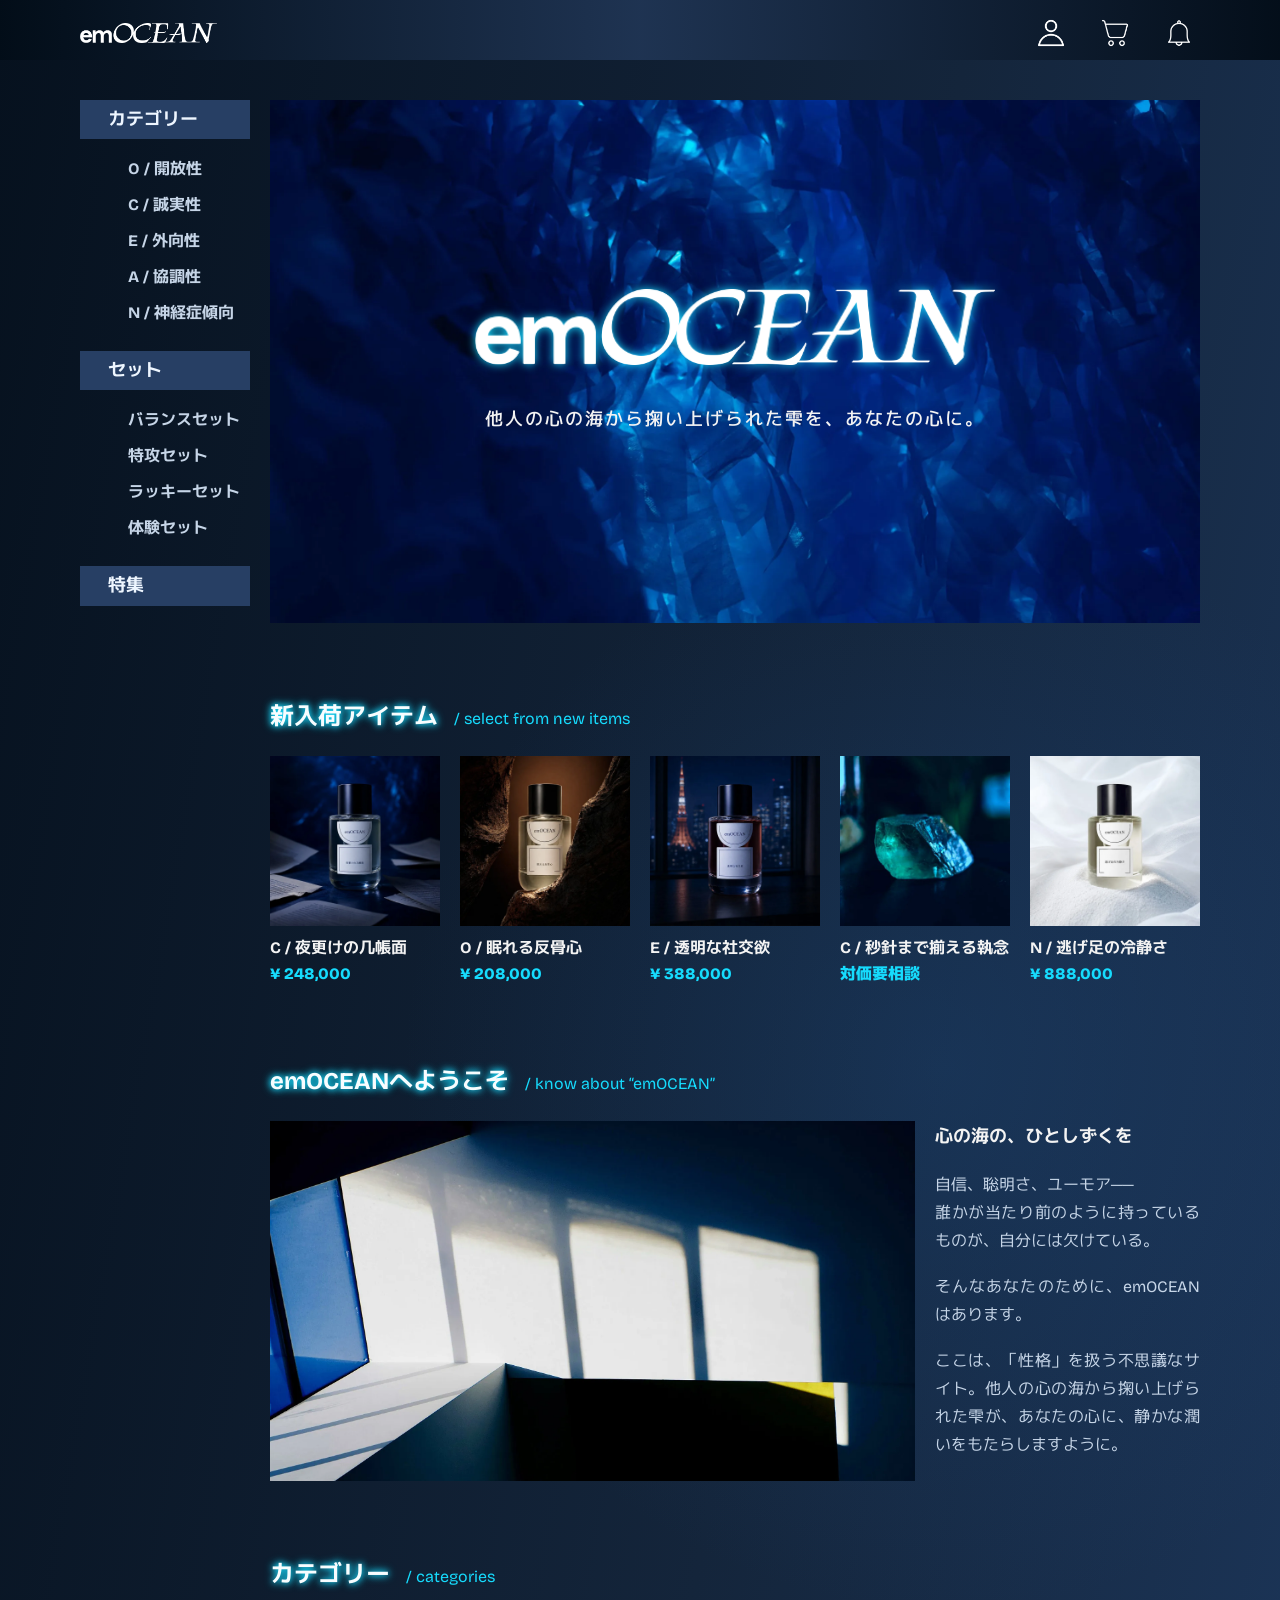
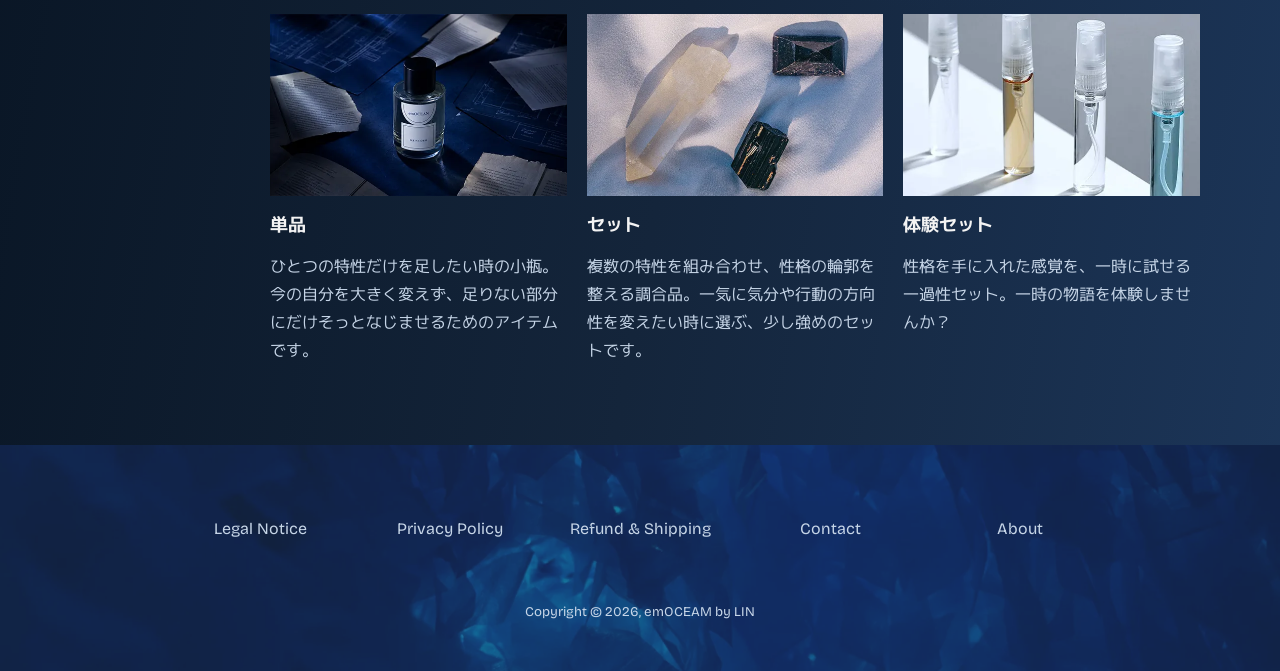
<file: index.html>
<!DOCTYPE html>
<html lang="ja">

<head>
  <meta charset="UTF-8">
  <meta name="viewport" content="width=device-width, initial-scale=1.0">
  <title>emOCEAN</title>
  <link rel="icon" type="image/webp" href="images/favicon.webp">
  <link rel="preconnect" href="https://fonts.googleapis.com">
  <link rel="preconnect" href="https://fonts.gstatic.com" crossorigin>
  <link
    href="https://fonts.googleapis.com/css2?family=Bricolage+Grotesque:wght@400&family=M+PLUS+1p:wght@400;500;700;800&display=swap"
    rel="stylesheet">
  <link rel="stylesheet" href="css/style.css">
</head>

<body>
  <header class="header">
    <a class="header__brand" href="index.html" aria-label="emOCEAN home">
      <img src="images/logo.webp" alt="emOCEAN">
    </a>
    <nav class="header__actions" aria-label="ユーザーメニュー">
      <a href="#" aria-label="Account">
        <img src="images/header__icon-user.webp" alt="アカウント">
      </a>
      <a href="#" aria-label="Cart">
        <img src="images/header__icon-cart.webp" alt="カート">
      </a>
      <a href="#" aria-label="Notification">
        <img src="images/header__icon-bell.webp" alt="お知らせ">
      </a>
    </nav>
  </header>

  <div class="grid">
    <aside class="sidebar" aria-label="商品カテゴリー">
      <section>
        <h2>カテゴリー</h2>
        <a href="#">O / 開放性</a>
        <a href="#">C / 誠実性</a>
        <a href="#">E / 外向性</a>
        <a href="#">A / 協調性</a>
        <a href="#">N / 神経症傾向</a>
      </section>
      <section>
        <h2>セット</h2>
        <a href="#">バランスセット</a>
        <a href="#">特攻セット</a>
        <a href="#">ラッキーセット</a>
        <a href="#">体験セット</a>
      </section>
      <section>
        <h2>特集</h2>
      </section>
    </aside>

    <main class="grid__content">
      <section class="hero">
        <div class="hero__copy">
          <img class="hero__logo" src="images/logo.webp" alt="emOCEAN">
          <p class="hero__tagline">他人の心の海から掬い上げられた雫を、あなたの心に。</p>
        </div>
      </section>

      <section class="section">
        <h1 class="section__title">新入荷アイテム<span lang="en">/ select from new items</span></h1>
        <div class="product-list product-list--new">
          <a class="product-card" href="detail.html">
            <img src="images/item-kichoumen.webp" alt="夜更けの几帳面">
            <strong>C / 夜更けの几帳面</strong>
            <span>¥ 248,000</span>
          </a>
          <a class="product-card" href="detail.html">
            <img src="images/item-hankotsu.webp" alt="眠れる反骨心">
            <strong>O / 眠れる反骨心</strong>
            <span>¥ 208,000</span>
          </a>
          <a class="product-card" href="detail.html">
            <img src="images/item-shakou.webp" alt="透明な社交欲">
            <strong>E / 透明な社交欲</strong>
            <span>¥ 388,000</span>
          </a>
          <a class="product-card" href="detail.html">
            <img src="images/item-shunen.webp" alt="秒針まで揃える執念">
            <strong>C / 秒針まで揃える執念</strong>
            <span class="product-card__contact">対価要相談</span>
          </a>
          <a class="product-card" href="detail.html">
            <img src="images/item-reisei.webp" alt="逃げ足の冷静さ">
            <strong>N / 逃げ足の冷静さ</strong>
            <span>¥ 888,000</span>
          </a>
        </div>
      </section>

      <section class="section">
        <h2 class="section__title">emOCEANへようこそ<span lang="en">/ know about “emOCEAN”</span></h2>
        <div class="about">
          <div class="about__image">
            <img src="images/about-image.webp" alt="emOCEANについて">
          </div>
          <div class="about__text">
            <h3>心の海の、ひとしずくを</h3>
            <p>自信、聡明さ、ユーモア──<br>誰かが当たり前のように持っているものが、自分には欠けている。</p>
            <p>そんなあなたのために、emOCEANはあります。</p>
            <p>ここは、「性格」を扱う不思議なサイト。他人の心の海から掬い上げられた雫が、あなたの心に、静かな潤いをもたらしますように。</p>
          </div>
        </div>
      </section>

      <section class="section">
        <h2 class="section__title">カテゴリー<span lang="en">/ categories</span></h2>
        <div class="category-list">
          <div class="category-card">
            <img src="images/category__banner-single.webp" alt="単品カテゴリー">
            <h3>単品</h3>
            <p>ひとつの特性だけを足したい時の小瓶。今の自分を大きく変えず、足りない部分にだけそっとなじませるためのアイテムです。</p>
          </div>
          <div class="category-card">
            <img src="images/category__banner-set.webp" alt="セットカテゴリー">
            <h3>セット</h3>
            <p>複数の特性を組み合わせ、性格の輪郭を整える調合品。一気に気分や行動の方向性を変えたい時に選ぶ、少し強めのセットです。</p>
          </div>
          <div class="category-card">
            <img src="images/category__banner-sample.webp" alt="体験セットカテゴリー">
            <h3>体験セット</h3>
            <p>性格を手に入れた感覚を、一時に試せる一過性セット。一時の物語を体験しませんか？</p>
          </div>
        </div>
      </section>
    </main>
  </div>

  <footer class="footer">
    <nav class="footer__nav" aria-label="フッター">
      <a href="#" lang="en">Legal Notice</a>
      <a href="#" lang="en">Privacy Policy</a>
      <a href="#" lang="en">Refund &amp; Shipping</a>
      <a href="#" lang="en">Contact</a>
      <a href="#" lang="en">About</a>
    </nav>
    <small class="footer__copyright">Copyright © 2026, emOCEAM by LIN</small>
  </footer>
</body>

</html>
</file>
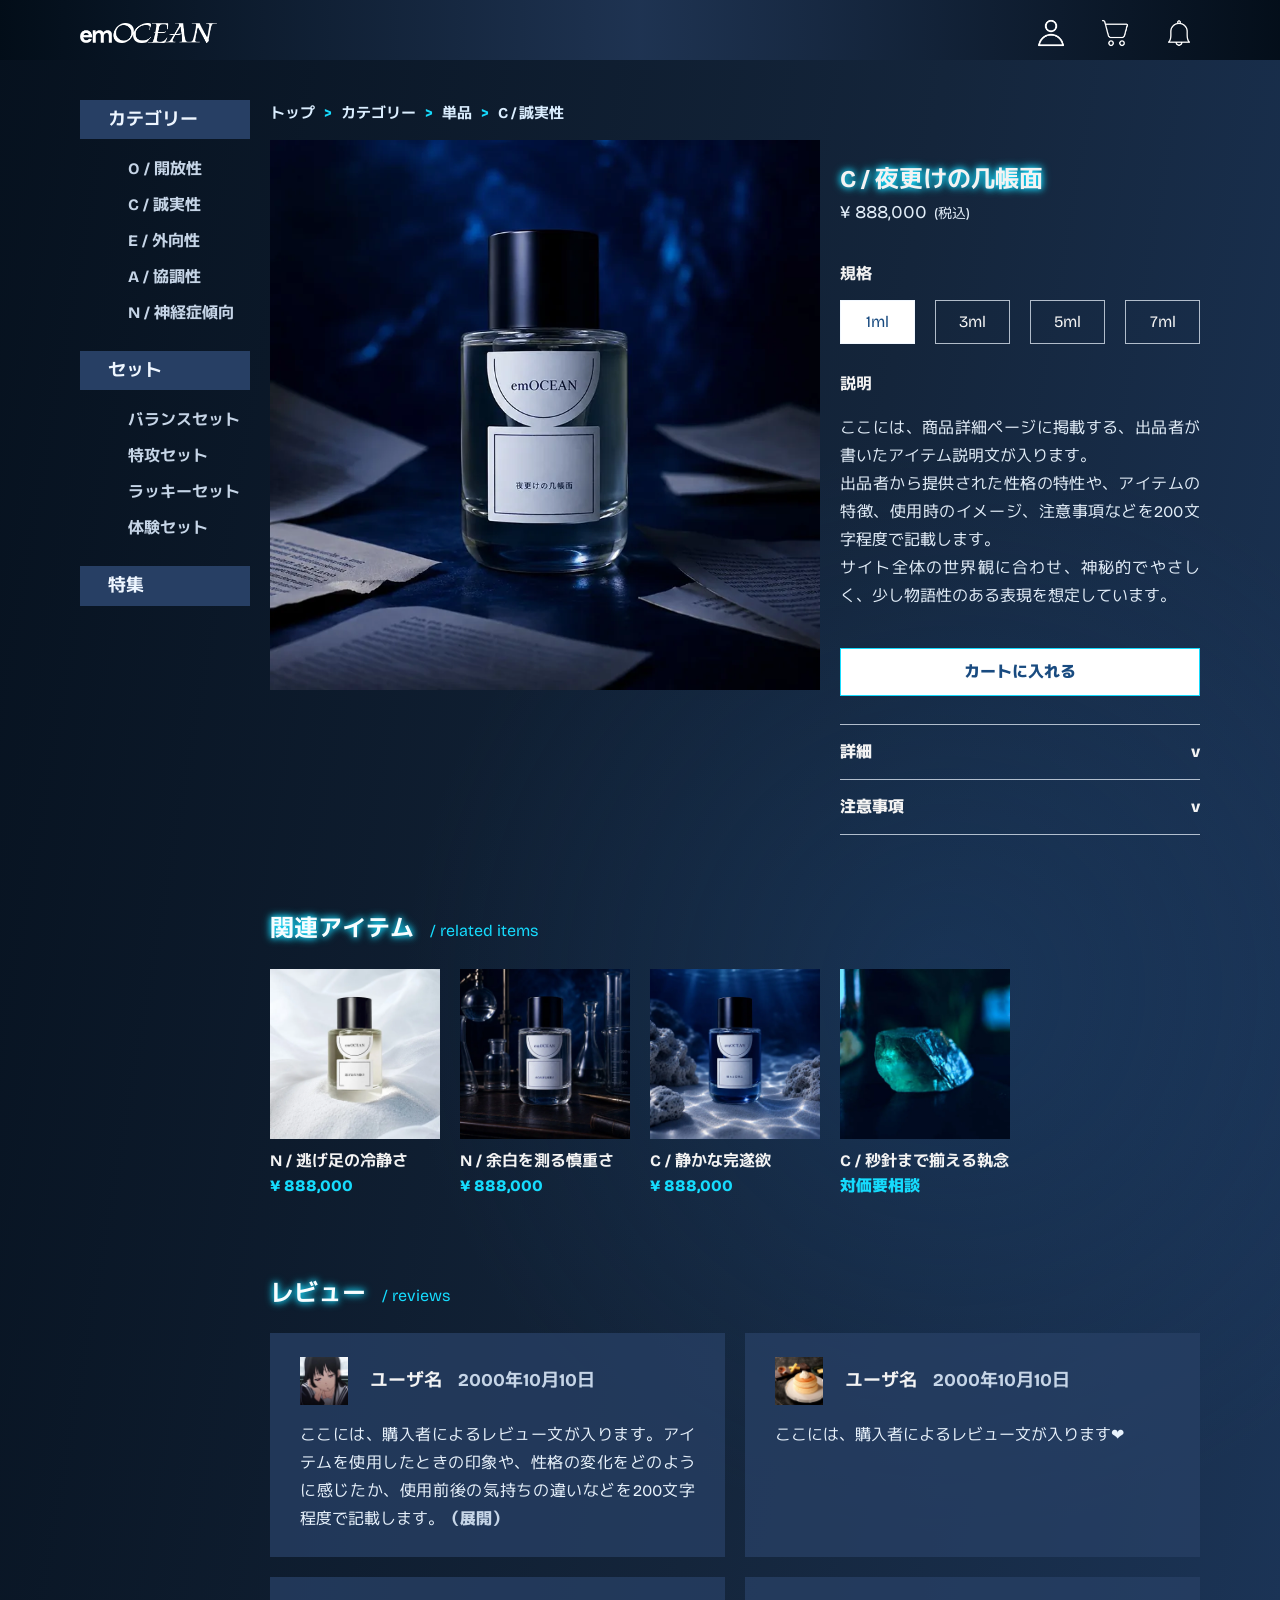
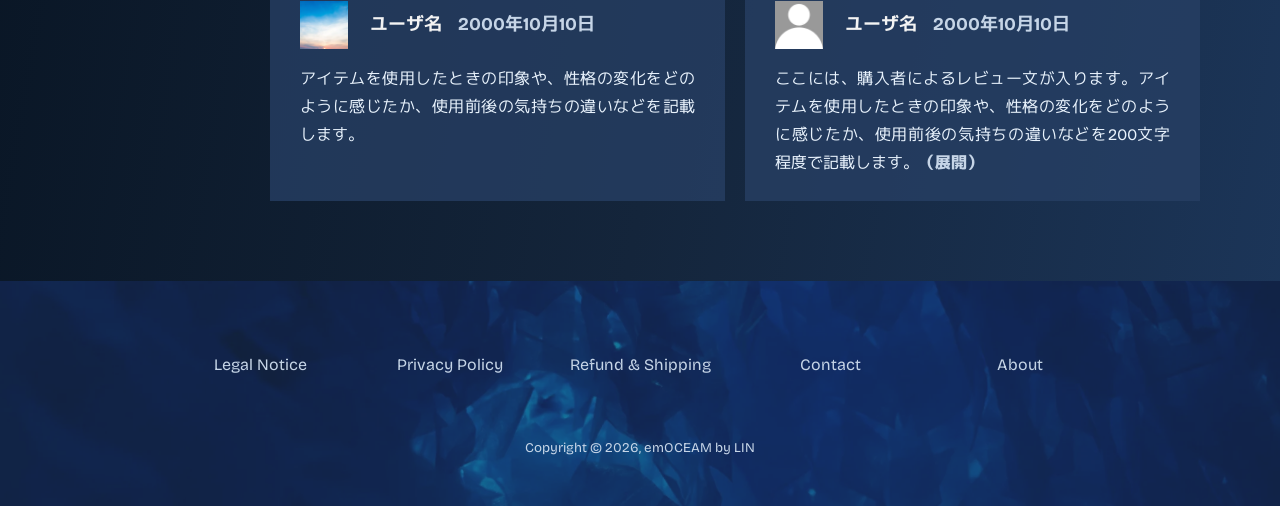
<file: detail.html>
<!DOCTYPE html>
<html lang="ja">

<head>
  <meta charset="UTF-8">
  <meta name="viewport" content="width=device-width, initial-scale=1.0">
  <title>C / 夜更けの几帳面 - emOCEAN</title>
  <link rel="icon" type="image/webp" href="images/favicon.webp">
  <link rel="preconnect" href="https://fonts.googleapis.com">
  <link rel="preconnect" href="https://fonts.gstatic.com" crossorigin>
  <link
    href="https://fonts.googleapis.com/css2?family=Bricolage+Grotesque:wght@400&family=M+PLUS+1p:wght@400;500;700;800&display=swap"
    rel="stylesheet">
  <link rel="stylesheet" href="css/style.css">
</head>

<body>
  <header class="header">
    <a class="header__brand" href="index.html" aria-label="emOCEAN home">
      <img src="images/logo.webp" alt="emOCEAN">
    </a>
    <nav class="header__actions" aria-label="ユーザーメニュー">
      <a href="#" aria-label="Account">
        <img src="images/header__icon-user.webp" alt="">
      </a>
      <a href="#" aria-label="Cart">
        <img src="images/header__icon-cart.webp" alt="">
      </a>
      <a href="#" aria-label="Notification">
        <img src="images/header__icon-bell.webp" alt="">
      </a>
    </nav>
  </header>

  <div class="grid">
    <aside class="sidebar" aria-label="商品カテゴリー">
      <section>
        <h2>カテゴリー</h2>
        <a href="#">O / 開放性</a>
        <a href="#">C / 誠実性</a>
        <a href="#">E / 外向性</a>
        <a href="#">A / 協調性</a>
        <a href="#">N / 神経症傾向</a>
      </section>
      <section>
        <h2>セット</h2>
        <a href="#">バランスセット</a>
        <a href="#">特攻セット</a>
        <a href="#">ラッキーセット</a>
        <a href="#">体験セット</a>
      </section>
      <section>
        <h2>特集</h2>
      </section>
    </aside>

    <main class="grid__content">
      <nav class="breadcrumb" aria-label="パンくず">
        <a href="index.html">トップ</a>
        <span class="breadcrumb__separator">&gt;</span>
        <a href="#">カテゴリー</a>
        <span class="breadcrumb__separator">&gt;</span>
        <a href="#">単品</a>
        <span class="breadcrumb__separator">&gt;</span>
        <a href="#">C / 誠実性</a>
      </nav>
      <section class="product-detail">
        <img class="product-detail__image" src="images/item-kichoumen.webp" alt="夜更けの几帳面">
        <div class="product-detail__info">
          <h1>C / 夜更けの几帳面</h1>
          <p class="product-detail__price">¥ 888,000<span class="product-detail__tax-in">(税込)</span></p>
          <h2>規格</h2>
          <div class="product-detail__sizes">
            <button class="product-detail__size-button product-detail__size-button--selected" type="button"
              aria-pressed="true">1ml</button>
            <button class="product-detail__size-button" type="button" aria-pressed="false">3ml</button>
            <button class="product-detail__size-button" type="button" aria-pressed="false">5ml</button>
            <button class="product-detail__size-button" type="button" aria-pressed="false">7ml</button>
          </div>
          <h2>説明</h2>
          <p>
            ここには、商品詳細ページに掲載する、出品者が書いたアイテム説明文が入ります。<br>出品者から提供された性格の特性や、アイテムの特徴、使用時のイメージ、注意事項などを200文字程度で記載します。<br>サイト全体の世界観に合わせ、神秘的でやさしく、少し物語性のある表現を想定しています。
          </p>
          <button class="product-detail__cart-button">カートに入れる</button>
          <details>
            <summary>詳細</summary>
            <p>瓶の内部に封じられた性格の雫を、静かな夜に一滴ずつなじませてください。</p>
          </details>
          <details>
            <summary>注意事項</summary>
            <p>効果には個人差があります。大切な予定の直前は少量からお試しください。</p>
          </details>
        </div>
      </section>

      <section class="section">
        <h2 class="section__title">関連アイテム<span lang="en">/ related items</span></h2>
        <div class="product-list product-list--related">
          <a class="product-card" href="#">
            <img src="images/item-reisei.webp" alt="逃げ足の冷静さ">
            <strong>N / 逃げ足の冷静さ</strong>
            <span>¥ 888,000</span>
          </a>
          <a class="product-card" href="#">
            <img src="images/item-shincho.webp" alt="余白を測る慎重さ">
            <strong>N / 余白を測る慎重さ</strong>
            <span>¥ 888,000</span>
          </a>
          <a class="product-card" href="#">
            <img src="images/item-kansuiyoku.webp" alt="静かな完遂欲">
            <strong>C / 静かな完遂欲</strong>
            <span>¥ 888,000</span>
          </a>
          <a class="product-card" href="detail.html">
            <img src="images/item-shunen.webp" alt="秒針まで揃える執念">
            <strong>C / 秒針まで揃える執念</strong>
            <span class="product-card__contact">対価要相談</span>
          </a>
        </div>
      </section>

      <section class="section">
        <h2 class="section__title">レビュー<span lang="en">/ reviews</span></h2>
        <div class="review-list">
          <article class="review-card">
            <img src="images/user-icon-1.webp" alt="ユーザーアイコン">
            <div class="review-card__user">
              <p class="review-card__user-name">ユーザ名</p>
              <p class="review-card__time">2000年10月10日</p>
            </div>
            <div class="review-card__text">
              <p>ここには、購入者によるレビュー文が入ります。アイテムを使用したときの印象や、性格の変化をどのように感じたか、使用前後の気持ちの違いなどを200文字程度で記載します。<button
                  class="review-card__expand" type="button"
                  data-review-text="ここには、購入者によるレビュー文が入ります。アイテムを使用したときの印象や、性格の変化をどのように感じたか、使用前後の気持ちの違いなどを200文字程度で記載します。最初は半信半疑でしたが、数日使ってみると、迷っていた場面で自然に一歩踏み出せるようになりました。自分の中に足りないと思っていた誠実さが、少しだけ輪郭を持って現れたように感じています。">（展開）</button>
              </p>
            </div>
          </article>
          <article class="review-card">
            <img src="images/user-icon-2.webp" alt="ユーザーアイコン">
            <div class="review-card__user">
              <p class="review-card__user-name">ユーザ名</p>
              <p class="review-card__time">2000年10月10日</p>
            </div>
            <div class="review-card__text">
              <p>ここには、購入者によるレビュー文が入ります❤</p>
            </div>
          </article>
          <article class="review-card">
            <img src="images/user-icon-3.webp" alt="ユーザーアイコン">
            <div class="review-card__user">
              <p class="review-card__user-name">ユーザ名</p>
              <p class="review-card__time">2000年10月10日</p>
            </div>
            <div class="review-card__text">
              <p>アイテムを使用したときの印象や、性格の変化をどのように感じたか、使用前後の気持ちの違いなどを記載します。</p>
            </div>
          </article>
          <article class="review-card">
            <img src="images/user-icon-default.webp" alt="ユーザーアイコン">
            <div class="review-card__user">
              <p class="review-card__user-name">ユーザ名</p>
              <p class="review-card__time">2000年10月10日</p>
            </div>
            <div class="review-card__text">
              <p>ここには、購入者によるレビュー文が入ります。アイテムを使用したときの印象や、性格の変化をどのように感じたか、使用前後の気持ちの違いなどを200文字程度で記載します。<button
                  class="review-card__expand" type="button"
                  data-review-text="ここには、購入者によるレビュー文が入ります。アイテムを使用したときの印象や、性格の変化をどのように感じたか、使用前後の気持ちの違いなどを200文字程度で記載します。使用前は細かな予定のズレにすぐ疲れていましたが、今は必要なことと手放してよいことを分けて考えられるようになりました。強い変化というより、日々の判断が少し静かになった感覚です。">（展開）</button>
              </p>
            </div>
          </article>
        </div>
      </section>
    </main>
  </div>

  <dialog class="review-modal" aria-labelledby="review-modal-title">
    <div class="review-modal__inner">
      <button class="review-modal__close" type="button" aria-label="閉じる">×</button>
      <div class="review-card__user">
        <p class="review-card__user-name" id="review-modal-title">ユーザ名</p>
        <p class="review-card__time">2000年10月10日</p>
      </div>
      <p class="review-modal__text"></p>
    </div>
  </dialog>

  <footer class="footer">
    <nav class="footer__nav" aria-label="フッター"><a href="#" lang="en">Legal Notice</a><a href="#" lang="en">Privacy
        Policy</a><a href="#" lang="en">Refund &amp; Shipping</a><a href="#" lang="en">Contact</a><a href="#"
        lang="en">About</a></nav>
    <small class="footer__copyright">Copyright © 2026, emOCEAM by LIN</small>
  </footer>

  <script src="js/button.js" defer></script>
  <script src="js/modal.js" defer></script>
</body>

</html>
</file>
<file: css/style.css>
/* 共通ベース: index.html and detail.html */
:root {
  --bg: #061323;
  --bg-soft: #1d3558;
  --panel: #0b1d33;
  --text: #f3f3f3;
  --muted: #c6d5e7;
  --accent: #16DBFD;
  --line: rgba(238, 246, 255, 0.72);
  --glow: 0 0 6px #16DBFD, 0 0 10px #16DBFD;
  --grid-margin: 80px;
  --grid-gap: 20px;
  --font-ja: "M PLUS 1p", "Yu Gothic", "Meiryo", sans-serif;
  --font-en: "Bricolage Grotesque", sans-serif;
  --font-heading-size: 24px;
  --font-heading-weight: 700;
}

* {
  box-sizing: border-box;
}

html {
  background: var(--bg);
}

body {
  margin: 0;
  color: var(--text);
  background:
    radial-gradient(circle at 74% 47%, rgba(29, 71, 121, 0.36), transparent 34rem),
    linear-gradient(100deg, #06111e 0%, #14253b 58%, #1c365a 100%);
  font-family: var(--font-en), var(--font-ja);
  font-synthesis-weight: none;
  font-size: 16px;
  line-height: 1.75;
}

a {
  color: inherit;
  text-decoration: none;
  transition: 0.3s ease;
}

a:hover {
  filter: drop-shadow(0 0 5px #16DBFD);
}

[lang="en"] {
  font-family: var(--font-en);
  font-weight: 400;
}

img {
  display: block;
  width: 100%;
}

button {
  font: inherit;
}

/* 共通ヘッダー: index.html/detail.html <header class="header"> */
.header {
  height: 60px;
  display: grid;
  grid-template-columns: repeat(12, minmax(0, 1fr));
  column-gap: var(--grid-gap);
  align-items: center;
  padding: 12px var(--grid-margin);
  background: linear-gradient(90deg, rgba(2, 13, 24, 0.96), rgba(31, 52, 83, 0.96), rgba(3, 13, 24, 0.96));
}

.header__brand {
  grid-column: 1 / span 2;
  height: 20px;
}

.header__brand img {
  width: auto;
  height: 100%;
  filter: none;
}

.header__actions {
  grid-column: 11 / span 2;
  justify-self: stretch;
  display: grid;
  grid-template-columns: repeat(3, 42px);
  align-items: center;
  justify-content: space-between;
}

.header__actions a {
  display: grid;
  place-items: center;
  width: 42px;
  height: 42px;
}

.header__actions a:hover,
.header__actions a:focus-visible {
  filter: none;
}

.header__actions img {
  width: 34px;
  height: 34px;
  object-fit: contain;
  filter: none;
  transition: filter 0.3s ease;
}

.header__actions a:hover img,
.header__actions a:focus-visible img {
  filter: drop-shadow(0 0 5px #16DBFD);
}

/* 共通ページグリッド: index.html/detail.html <div class="grid"> */
.grid {
  display: grid;
  grid-template-columns: repeat(12, minmax(0, 1fr));
  column-gap: var(--grid-gap);
  margin: 0;
  padding: 40px var(--grid-margin) 80px;
}

/* 共通サイドバー: index.html/detail.html <aside class="sidebar"> */
.sidebar {
  grid-column: 1 / span 2;
  color: #eef6ff;
}

.sidebar section+section {
  margin-top: 20px;
}

.sidebar h2 {
  margin: 0 0 12px;
  padding: 7px 28px;
  background: #273f64;
  font-size: 18px;
  line-height: 1.4;
}

.sidebar a {
  display: block;
  padding: 4px 0 4px 48px;
  color: var(--muted);
  font-weight: 700;
}

/* 共通メインコンテンツ: index.html/detail.html <main class="grid__content"> */
.grid__content {
  grid-column: 3 / -1;
  display: grid;
  grid-template-columns: repeat(10, minmax(0, 1fr));
  column-gap: var(--grid-gap);
  min-width: 0;
}

/* index.html メインビジュアル */
.hero {
  grid-column: 1 / -1;
  aspect-ratio: 16 / 9;
  display: grid;
  place-items: center;
  background: url("../images/bg.webp") center / cover no-repeat;
}

.hero__copy {
  display: grid;
  justify-items: center;
  gap: 40px;
  text-align: center;
}

.hero__logo {
  width: min(520px, 48vw);
  filter: drop-shadow(0 0 5px #16DBFD);
}

.hero__tagline {
  margin: 0;
  font-family: var(--font-ja);
  font-size: 18px;
  font-weight: 500;
  line-height: 1.6;
  letter-spacing: 2px;
}

/* 共通セクションタイトル: index.html の各セクション、detail.html の関連/レビューセクション */
.section {
  grid-column: 1 / -1;
  margin-top: 78px;
}

.section__title {
  margin: 0 0 24px;
  color: #f7fdff;
  font-size: var(--font-heading-size);
  font-weight: var(--font-heading-weight);
  line-height: 1.3;
  text-shadow: var(--glow);
}

.section__title span {
  margin-left: 16px;
  color: var(--accent);
  font-size: 16px;
  font-weight: 400;
  text-shadow: none;
}

/* 商品カード: index.html 新入荷アイテム、detail.html 関連アイテム */
.product-list {
  display: grid;
  grid-template-columns: repeat(10, minmax(0, 1fr));
  gap: var(--grid-gap);
}

.product-card {
  grid-column: span 2;
  display: block;
  min-width: 0;
  font-weight: 400;
}

.product-card img {
  aspect-ratio: 1 / 1;
  object-fit: cover;
  margin-bottom: 10px;
}

.product-card strong {
  display: block;
  overflow-wrap: anywhere;
  line-height: 1.45;
}

.product-card span,
.product-detail__price {
  color: var(--accent);
  font-weight: 800;
}

.product-card:hover .product-card__contact {
  color: #F4FD7E;
}

/* index.html emOCEAN紹介セクション */
.about {
  display: grid;
  grid-template-columns: repeat(10, minmax(0, 1fr));
  column-gap: var(--grid-gap);
  align-items: center;
}

.about__image {
  grid-column: span 7;
}

.about__text {
  grid-column: span 3;
}

.about__image img {
  height: 360px;
  object-fit: cover;
}

.about h3 {
  margin: 0 0 22px;
  font-size: 18px;
  font-weight: var(--font-heading-weight);
  line-height: 1.4;
}

.about p {
  margin: 0 0 18px;
  text-align: justify;
  color: var(--muted);
}

/* index.html カテゴリーセクション */
.category-list {
  display: grid;
  grid-template-columns: repeat(3, minmax(0, 1fr));
  gap: var(--grid-gap);
}

.category-card img {
  aspect-ratio: 1.63 / 1;
  object-fit: cover;
  margin-bottom: 14px;
}

.category-card h3 {
  margin: 0 0 12px;
  font-size: 18px;
  font-weight: var(--font-heading-weight);
}

.category-card p {
  margin: 0;
  color: var(--muted);
  font-weight: 400;
}

/* 共通フッター: index.html/detail.html <footer class="footer"> */
.footer {
  position: relative;
  overflow: hidden;
  min-height: 220px;
  display: grid;
  grid-template-columns: repeat(12, minmax(0, 1fr));
  column-gap: var(--grid-gap);
  padding: 70px var(--grid-margin) 46px;
  background: var(--bg-soft);
  text-align: center;
}

.footer::before {
  content: "";
  position: absolute;
  inset: 0;
  background: url("../images/bg.webp") 40% / cover;
  opacity: 0.4;
}

.footer__nav {
  position: relative;
  grid-column: 2 / span 10;
  margin: 0 0 58px;
  display: grid;
  grid-template-columns: repeat(10, minmax(0, 1fr));
  gap: var(--grid-gap);
}

.footer__nav a {
  grid-column: span 2;
}

.footer a,
.footer__copyright {
  color: var(--muted);
}

.footer__copyright {
  position: relative;
  grid-column: 1 / -1;
}

/* detail.html パンくずリスト */
.breadcrumb {
  grid-column: 1 / -1;
  margin: 0 0 14px;
  color: #dbeeff;
  font-size: 15px;
  font-weight: 700;
}

.breadcrumb__separator {
  color: var(--accent);
  margin-inline: 0.4em;
}

/* detail.html 商品詳細 */
.product-detail {
  grid-column: 1 / -1;
  display: grid;
  grid-template-columns: repeat(10, minmax(0, 1fr));
  column-gap: var(--grid-gap);
  align-items: start;
}

.product-detail__image {
  grid-column: span 6;
  aspect-ratio: 1 / 1;
  object-fit: cover;
}

.product-detail__info {
  grid-column: span 4;
  padding: 24px 0 0;
}

.product-detail__info h1 {
  margin: 0 0 2px;
  font-size: var(--font-heading-size);
  font-weight: var(--font-heading-weight);
  line-height: 1.28;
  text-shadow: var(--glow);
}

.product-detail__price {
  margin: 0 0 32px;
  font-size: 18px;
}

.product-detail__tax-in {
  font-size: 0.8em;
  margin-left: 0.5em;
}

.product-detail__info h2 {
  margin: 26px 0 12px;
  font-size: 16px;
  font-weight: var(--font-heading-weight);
}

.product-detail__info p {
  color: #e2edf8;
  font-weight: 400;
  text-align: justify;
}

.product-detail__sizes {
  display: grid;
  grid-template-columns: repeat(4, minmax(0, 1fr));
  gap: var(--grid-gap);
}

.product-detail__size-button {
  height: 44px;
  color: var(--text);
  background: transparent;
  border: 1px solid var(--line);
  cursor: pointer;
  transition: box-shadow 0.3s ease;
}

.product-detail__size-button:hover {
  box-shadow: 0 0 10px #16DBFD;
}

.product-detail__size-button--selected {
  color: #194b80;
  background: #fff;
}

.product-detail__cart-button {
  width: 100%;
  height: 48px;
  margin: 22px 0 28px;
  color: #194b80;
  background: #fff;
  border: 1px solid var(--accent);
  box-shadow: none;
  font-weight: 800;
  transition: box-shadow 0.3s ease;
}

.product-detail__cart-button:hover,
.product-detail__cart-button:focus-visible {
  box-shadow: 0 0 10px #16DBFD;
}

details {
  border-top: 1px solid var(--line);
  font-weight: 800;
}

details:last-child {
  border-bottom: 1px solid var(--line);
}

summary {
  display: flex;
  justify-content: space-between;
  padding: 13px 0;
  cursor: pointer;
  list-style: none;
  transition: filter 0.3s ease;
}

summary::-webkit-details-marker {
  display: none;
}

summary::after {
  content: "v";
}

summary:hover,
summary:focus-visible {
  filter: drop-shadow(0 0 5px #16DBFD);
}

details p {
  margin: 0 0 14px;
  color: var(--muted);
  font-size: 16px;
  text-align: justify;
}

/* detail.html レビュー */
.review-list {
  display: grid;
  grid-template-columns: repeat(10, minmax(0, 1fr));
  gap: var(--grid-gap);
}

.review-card {
  grid-column: span 5;
  min-height: 170px;
  padding: 24px 30px;
  background: rgba(39, 63, 100, 0.78);
  display: grid;
  grid-template-columns: 48px 1fr;
  align-content: start;
  gap: 16px 22px;
}

.review-card img {
  width: 48px;
  height: 48px;
  object-fit: cover;
}

.review-card__user {
  align-self: center;
  display: flex;
  gap: 1em;
  align-items: baseline;
}

.review-card__user p {
  margin: 0;
  font-size: 18px;
  font-weight: var(--font-heading-weight);
}

.review-card__text {
  grid-column: 1 / -1;
  align-self: start;
}

.review-card__text p {
  margin: 0;
  color: #e8f2fc;
  font-weight: 400;
  text-align: justify;
}

.review-card__time {
  font-size: 0.8em;
  font-weight: 400;
  color: var(--muted);
}

.review-card__expand {
  padding: 0;
  color: var(--muted);
  background: transparent;
  border: 0;
  cursor: pointer;
  font-weight: 800;
  transition: 0.4s ease;
}

.review-card__expand:hover,
.review-card__expand:focus-visible {
  text-shadow: var(--glow);
}

/* detail.html レビューモーダル */
.review-modal {
  width: min(620px, calc(100% - 40px));
  padding: 0;
  color: var(--text);
  background: rgba(11, 29, 51, 0.96);
  border: 1px solid var(--line);
}

.review-modal::backdrop {
  background: rgba(0, 0, 0, 0.62);
}

.review-modal__inner {
  position: relative;
  padding: 34px 38px;
}

.review-modal__close {
  position: absolute;
  top: 14px;
  right: 16px;
  width: 32px;
  height: 32px;
  color: var(--text);
  background: transparent;
  border: 1px solid var(--line);
  cursor: pointer;
}

.review-modal .review-card__user {
  margin: 0 0 18px;
  color: var(--accent);
}

.review-modal__text {
  margin: 0;
  color: #e8f2fc;
  font-family: var(--font-ja);
}
</file>
